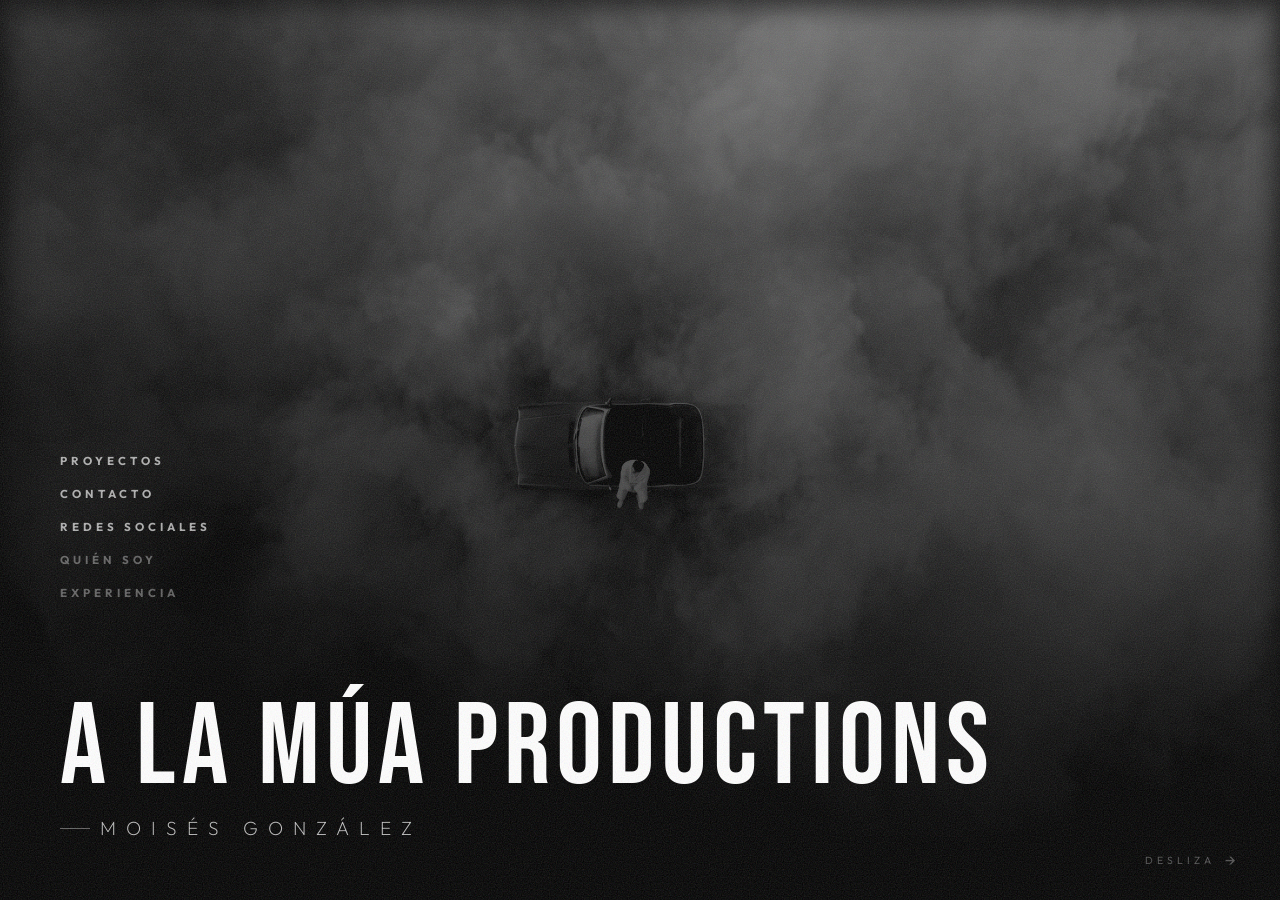
<file: index.html>
<!DOCTYPE html>
<html lang="es">
<head>
  <script src="head.js"></script>
  <meta charset="UTF-8" />
  <style id="page-block">body { visibility: hidden; }</style>
  <meta name="viewport" content="width=device-width, initial-scale=1.0, viewport-fit=cover" />
  <title>A la múa Productions</title>
  <link rel="preconnect" href="https://fonts.googleapis.com">
  <link rel="preconnect" href="https://fonts.gstatic.com" crossorigin>
  <link href="https://fonts.googleapis.com/css2?family=Bebas+Neue&family=Outfit:wght@200;300;400;700&display=swap" rel="stylesheet">
  <link rel="stylesheet" href="style.css">
  <link rel="stylesheet" href="home.css">
</head>
<body>

  <div class="grain"></div>

  <div class="slider" id="slider">

    <!-- PANEL 1: HOME -->
    <div class="panel">
      <div class="bg" style="background-image: url('fondo.webp');"></div>
      <div class="border-frame"></div>
      <div class="content-home">
        <h1 class="title-main">A La Múa Productions</h1>
        <p class="title-name">Moisés González</p>
      </div>
    </div>

    <!-- PANEL 2: BIO -->
     <div class="panel panel-bio" id="quien-soy-panel">
      <div class="bio-inner" id="bio-inner">
        <p class="bio-label">Sobre mí</p>
        <p class="bio-text">
          Soy <strong>Moisés González</strong>, filmmaker nacido y criado en
          <strong>Tenerife</strong>. Cuento historias con imágenes — desde
          cortometrajes hasta videoclips — con la misma ilusión en cada formato. Sin importar <em>el tiempo</em>.<br><br>
          Detrás de cada proyecto hay una obsesión por los detalles, el encuadre, la luz, la edición y
          la emoción. Porque cada fotograma
          <em>cuenta</em>.
        </p>
        <p class="bio-firma">El tiempo, cuenta.</p>
      </div>
    </div>

    <!-- PANEL 3: EXPERIENCIA — Dinam -->
    <div class="panel" id="experiencia-panel">
      <div class="bg" style="background-image: url('proyecto1.png');"></div>
      <div class="border-frame"></div>
      <img src="logo-dinam.jpg" alt="Dinam Soluciones" class="proyecto-logo" width="100" height="60" loading="lazy">
      <div class="content-proyecto" id="proyecto1-content">
        <p class="proyecto-label">Experiencia</p>
        <a href="dinam.html" class="proyecto-titulo">Dinam Soluciones SL</a>
        <p class="proyecto-desc">Creador de contenidos · 2025/26</p>
      </div>
    </div>

    <!-- PANEL 4: EXPERIENCIA — La Gran Manzana -->
    <div class="panel">
      <div class="bg" style="background-image: url('lagranmanzana.jpg');"></div>
      <div class="border-frame"></div>
      <img src="logo-lagranmanzana.png" alt="La Gran Manzana" class="proyecto-logo" width="100" height="60" loading="lazy">
      <div class="content-proyecto" id="proyecto2-content">
        <p class="proyecto-label">Experiencia</p>
        <a href="lagranmanzana.html" class="proyecto-titulo">La Gran Manzana</a>
        <p class="proyecto-desc">Diseñador gráfico · 2025</p>
      </div>
    </div>

  </div>

  <!-- MENÚ VERTICAL HOME -->
  <div class="ui-fixed" id="ui-fixed">
      <nav class="side-nav">
  <div class="menu-item">
    <a href="proyectos.html" class="nav-label">Proyectos</a>
  </div>

  <a href="contacto.html" class="nav-label">Contacto</a>

  <div class="menu-item">
    <a href="#" class="nav-label">Redes Sociales</a>
    <div class="side-submenu">
      <a href="https://www.instagram.com/alamua.productions/" target="_blank" rel="noopener noreferrer">Instagram</a>
      <a href="https://www.linkedin.com/in/moisés-gonzález-gonzález-7237a2293" target="_blank" rel="noopener noreferrer">LinkedIn</a>
    </div>
  </div>

  <div class="menu-item">
    <a href="#" class="nav-label nav-anchor" data-scroll-target="quien-soy">Quién soy</a>
  </div>

  <div class="menu-item">
    <a href="#" class="nav-label nav-anchor" data-scroll-target="experiencia">Experiencia</a>
  </div>
</nav>
  </div>

  <!-- HAMBURGUESA -->
  <div class="hamburger" id="hamburger">
    <span></span>
    <span></span>
    <span></span>
  </div>

  <!-- OVERLAY MENÚ -->
<div class="menu-overlay" id="menu-overlay">
  <nav class="overlay-nav">
    <a href="#" data-scroll-target="inicio">Inicio</a>
    <a href="#" data-scroll-target="quien-soy">Quién soy</a>
    <a href="#" data-scroll-target="experiencia">Experiencia</a>
    <a href="proyectos.html">Proyectos</a>
    <a href="contacto.html">Contacto</a>

    <div class="menu-item">
      <a href="#">Redes Sociales</a>
      <div class="overlay-submenu">
        <a href="https://www.instagram.com/alamua.productions/" target="_blank" rel="noopener noreferrer">Instagram</a>
        <a href="https://www.linkedin.com/in/moisés-gonzález-gonzález-7237a2293" target="_blank" rel="noopener noreferrer">LinkedIn</a>
      </div>
    </div>
  </nav>
</div>

  <div class="scroll-hint">Desliza</div>

  <script src="script.js"></script>
  <script src="transicion.js"></script>
</body>
</html>
</file>
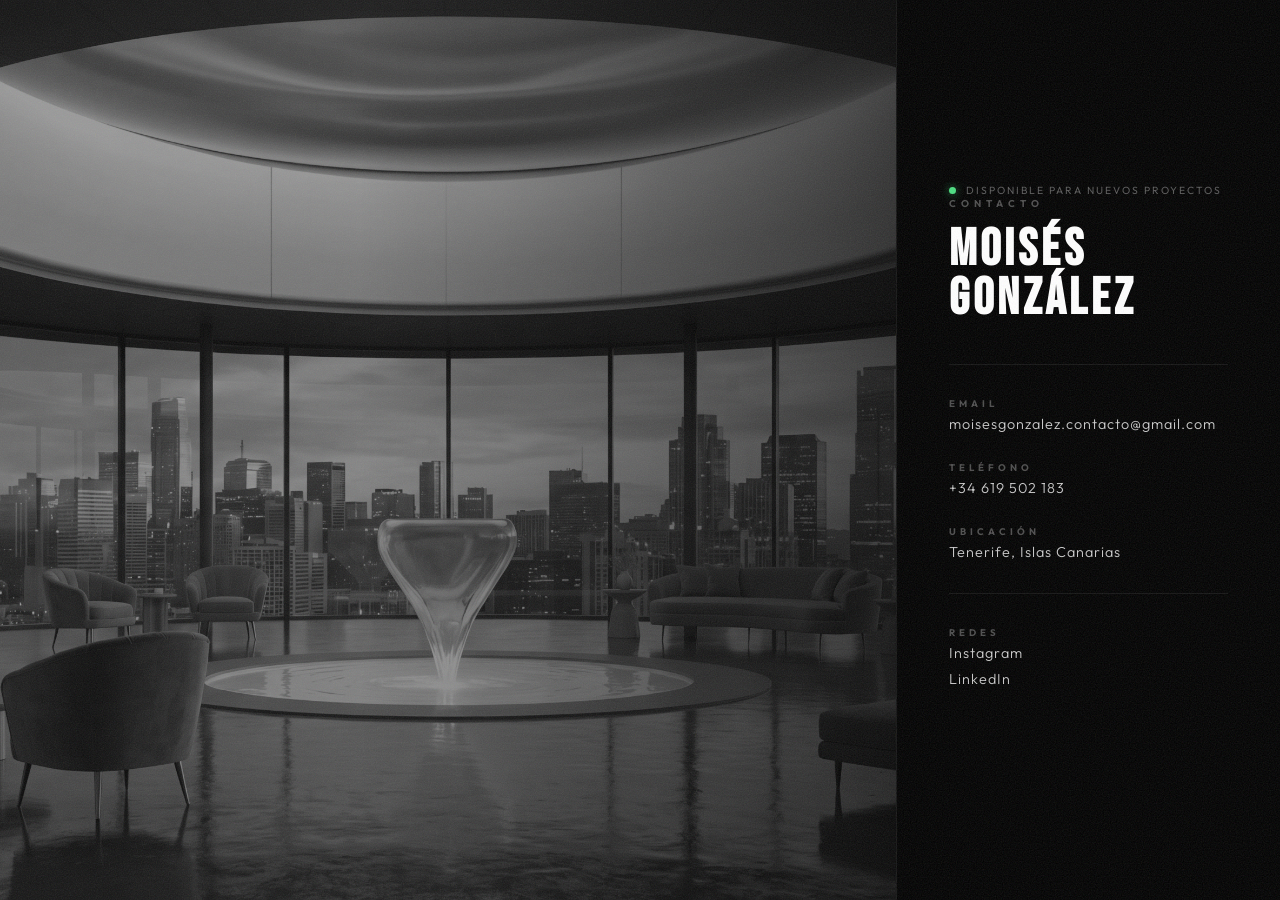
<file: contacto.html>
<!DOCTYPE html>
<html lang="es">
<head>
  <script src="head.js"></script>
  <meta charset="UTF-8" />
  <style id="page-block">body { visibility: hidden; }</style>
  <meta name="viewport" content="width=device-width, initial-scale=1.0" />
  <title>Contacto · siempre a la múa</title>
  <link rel="preconnect" href="https://fonts.googleapis.com">
  <link rel="preconnect" href="https://fonts.gstatic.com" crossorigin>
  <link href="https://fonts.googleapis.com/css2?family=Bebas+Neue&family=Outfit:wght@200;300;400;700&display=swap" rel="stylesheet">
  <link rel="stylesheet" href="style.css">
  <link rel="stylesheet" href="contacto.css">
</head>
<body>

  <div class="grain"></div>

  <!-- HAMBURGUESA -->
  <button class="hamburger" id="hamburger" aria-label="Menú">
    <span></span><span></span><span></span>
  </button>

  <!-- OVERLAY MENÚ -->
  <nav class="menu-overlay" id="menu-overlay">
    <div class="overlay-nav">
      <div class="menu-item">
        <a href="index.html" data-scroll-target="inicio" class="nav-label">Inicio</a>
      </div>
      <div class="menu-item">
        <a href="index.html" data-scroll-target="quien-soy" class="nav-label">Quién soy</a>
      </div>
      <div class="menu-item">
        <a href="index.html" data-scroll-target="experiencia" class="nav-label">Experiencia</a>
      </div>
      <div class="menu-item">
        <a href="proyectos.html" class="nav-label">Proyectos</a>
      </div>
      <div class="menu-item">
        <a href="contacto.html" class="nav-label">Contacto</a>
      </div>
    </div>
  </nav>

  <div class="contacto-layout">

    <!-- FOTO -->
    <div class="contacto-bg">
      <div class="bg-img" style="background-image: url('fondo3.png');"></div>
      <div class="bg-overlay"></div>
    </div>

    <!-- DATOS -->
    <aside class="contacto-panel">
      <div class="panel-inner">

        <div class="contacto-disponibilidad">
          <span class="disponibilidad-dot"></span>
          <p class="disponibilidad-texto">Disponible para nuevos proyectos</p>
        </div>

        <p class="panel-eyebrow">Contacto</p>
        <h2 class="panel-title">Moisés<br>González</h2>

        <div class="panel-divider"></div>

        <div class="contacto-item">
          <p class="item-label">Email</p>
          <a href="mailto:moisesgonzalez.contacto@gmail.com" class="item-value">moisesgonzalez.contacto@gmail.com</a>
        </div>

        <div class="contacto-item">
          <p class="item-label">Teléfono</p>
          <a href="tel:+34619502183" class="item-value">+34 619 502 183</a>
        </div>

        <div class="contacto-item">
          <p class="item-label">Ubicación</p>
          <p class="item-value item-value--plain">Tenerife, Islas Canarias</p>
        </div>

        <div class="panel-divider"></div>

        <div class="contacto-item">
          <p class="item-label">Redes</p>
          <div class="redes-lista">
            <a href="https://www.instagram.com/alamua.productions/" class="red-link" target="_blank" rel="noopener noreferrer">Instagram</a>
           <!-- <a href="#" class="red-link" target="_blank" rel="noopener noreferrer">YouTube</a> -->
            <a href="https://www.linkedin.com/in/moisés-gonzález-gonzález-7237a2293" class="red-link" target="_blank" rel="noopener noreferrer">LinkedIn</a>
          </div>
        </div>

      </div>
    </aside>

  </div>

  <script src="transicion.js"></script>
  <script src="contacto.js"></script>
</body>
</html>
</file>
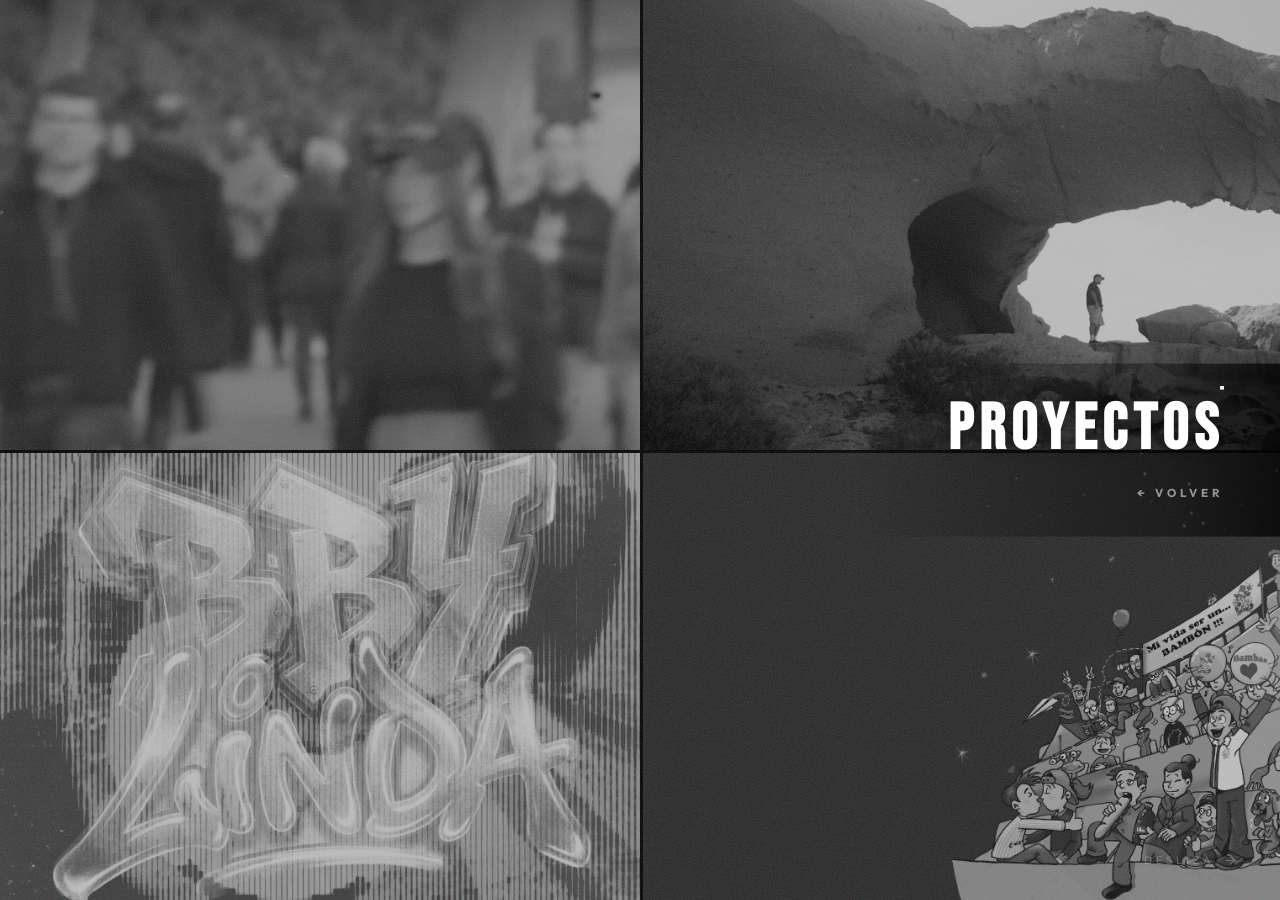
<file: proyectos.html>
<!DOCTYPE html>
<html lang="es">
<head>
  <script src="head.js"></script>
  <meta charset="UTF-8" />
  <style id="page-block">body { visibility: hidden; }</style>
  <meta name="viewport" content="width=device-width, initial-scale=1.0" />
  <title>Proyectos · siempre a la múa</title>

  <link rel="preconnect" href="https://fonts.googleapis.com">
  <link rel="preconnect" href="https://fonts.gstatic.com" crossorigin>
  <link href="https://fonts.googleapis.com/css2?family=Bebas+Neue&family=Outfit:wght@200;300;400;700&display=swap" rel="stylesheet">

  <link rel="stylesheet" href="style.css">
  <link rel="stylesheet" href="proyectos.css">
</head>
<body>

  <div class="grain"></div>

<header>
  <div class="header-inner">
    <button class="header-hamburger" id="header-hamburger" aria-label="Menú">
      <span></span><span></span><span></span>
    </button>
    <h1 class="header-title">Proyectos</h1>
    <a href="index.html" class="header-back">← Volver</a>
  </div>
</header>

<!-- OVERLAY MENÚ GLOBAL -->
<nav class="menu-overlay" id="menu-overlay">
  <div class="overlay-nav">
    <div class="menu-item">
      <a href="index.html" class="nav-label">Inicio</a>
    </div>
    <div class="menu-item">
      <a href="proyectos.html" class="nav-label">Proyectos</a>
    </div>
    <div class="menu-item">
      <a href="contacto.html" class="nav-label">Contacto</a>
    </div>
  </div>
</nav>

  <div class="slider" id="slider">
    <div class="mosaico">

<!-- INESBE -->
      <div class="card" data-type="video" data-src="experiencia/dinam/inesbe.mp4" style="grid-column:1; grid-row:1;">
        <div class="card-img" style="background-image: url('proyecto1.png');"></div>
        <div class="card-overlay"></div>

        <div class="card-info card-info--top">
          <p class="card-categoria">Dinam Soluciones SL</p>
          <a href="#" class="card-titulo js-open-media">INESBE</a>
          <p class="card-año">2026</p>
        </div>

        <div class="card-desc card-desc--bottom">
          Codirección de vídeo, planteamiento visual, estética, grabación, edición, vfx, motion graphics, diseño sonoro y etalonaje de la pieza para la nueva identidad del proyecto.
        </div>
        <button class="card-play" aria-label="Reproducir"></button>
      </div>

<!-- BBYLINDA -->
      <div class="card" data-type="youtube" data-src="https://www.youtube.com/embed/6mIKjPwUR3o" style="grid-column:2 / span 2; grid-row:1;">
        <div class="card-img" style="background-image: url('proyecto2.png');"></div>
        <div class="card-overlay"></div>

        <div class="card-info card-info--top">
          <p class="card-categoria">Videoclip</p>
          <a href="#" class="card-titulo js-open-media">Goya - DM</a>
          <p class="card-año">2025</p>
        </div>

        <div class="card-desc card-desc--bottom">
          Dirección creativa, producción, fotografía, grabación, edición, etalonaje y grafismos.
        </div>
        <button class="card-play" aria-label="Reproducir"></button>
      </div>

       <!-- GOYA -->
    <div class="card" data-type="youtube" data-src="https://www.youtube.com/embed/V8w_8kNXmdM" style="grid-column:1; grid-row:2;">
      <div class="card-img" style="background-image: url('proyecto3.png');"></div>
      <div class="card-overlay"></div>

      <div class="card-info card-info--bottom">
        <p class="card-categoria">Videoclip</p>
        <a href="#" class="card-titulo js-open-media">múa - BBYLINDA</a>
        <p class="card-año">2026</p>
      </div>

      <div class="card-desc card-desc--top">
        Concepto visual, producción, grabación y edición del videoclip, vfx, etalonaje y grafismos, generación e incorporación de IA en el proceso.
      </div>
      <button class="card-play" aria-label="Reproducir"></button>
    </div>
<!-- BAMBONES -->
      <div class="card" data-type="video" data-src="proyectos/bambones/final2026.mp4" style="grid-column:2; grid-row:2;">
        <div class="card-img" style="background-image: url('proyecto4.png');"></div>
        <div class="card-overlay"></div>

        <div class="card-info card-info--bottom">
          <p class="card-categoria">Spot</p>
          <a href="#" class="card-titulo js-open-media">BAMBONES</a>
          <p class="card-año">2026</p>
        </div>

        <div class="card-desc card-desc--top">
          Codirección creativa, guion, producción, cámara, edición junto a @VKedicion, diseño sonoro, motion graphics, etalonaje. Ilustraciones por Javier Nóbrega.
        </div>
        <button class="card-play" aria-label="Reproducir"></button>
      </div>
<!-- SRJ BRAND X YOLANDA -->
          <div class="card" data-type="video" data-src="proyectos/srjbrand/srjbrand-yoli.mp4" style="grid-column:3; grid-row:2;">
      <div class="card-img" style="background-image: url('srjbrand.jpg');"></div>
      <div class="card-overlay"></div>

      <div class="card-info card-info--bottom">
        <p class="card-categoria">Redes Sociales</p>
        <a href="#" class="card-titulo js-open-media">SRJBRAND x YOLANDA</a>
        <p class="card-año">2025</p>
      </div>

      <div class="card-desc card-desc--top">
        Grabación, edición y retoque de color.
      </div>
      <button class="card-play" aria-label="Reproducir"></button>
    </div>
<!-- GOATED STUDIO -->
      <div class="card" data-type="video" data-src="proyectos/goatmode/goatmode.mp4" style="grid-column: 4; grid-row: 1 / span 2;">
        <div class="card-img" style="background-image: url('proyectos/goatmode/goatmodestudio.webp');"></div>
        <div class="card-overlay"></div>

        <div class="card-info card-info--bottom">
          <p class="card-categoria">Redes Sociales</p>
          <a href="#" class="card-titulo">GOAT MODE STUDIO</a>
          <p class="card-año">2025</p>
        </div>
        <div class="card-desc card-desc--top">
        Grabación, edición y retoque de color.
      </div>
      <button class="card-play" aria-label="Reproducir"></button>

      </div>
<!-- PA MI LUCAS -->
      <div class="card" data-type="youtube" data-src="https://www.youtube.com/embed/qniHLOQARHM" style="grid-column:5 / span 1; grid-row:1;">
        <div class="card-img" style="background-image: url('proyectos/lucas/pami.png');"></div>
        <div class="card-overlay"></div>

        <div class="card-info card-info--top">
          <p class="card-categoria">Videoclip</p>
          <a href="#" class="card-titulo js-open-media">Lucas Glez - PA MI</a>
          <p class="card-año">2025</p>
        </div>

        <div class="card-desc card-desc--bottom">
          Eltalonaje, grafismos, edición de video junto a @VKedicion.
        </div>
        <button class="card-play" aria-label="Reproducir"></button>
      </div>

      <!-- BEBA LUCAS -->
      <div class="card" data-type="youtube" data-src="https://www.youtube.com/embed/IjSzwmwmw7g" style="grid-column:5 / span 1; grid-row:2;">
        <div class="card-img" style="background-image: url('proyectos/lucas/beba.png');"></div>
        <div class="card-overlay"></div>

        <div class="card-info card-info--top">
          <p class="card-categoria">Videoclip</p>
          <a href="#" class="card-titulo js-open-media">Lucas Glez - BEBA</a>
          <p class="card-año">2025</p>
        </div>

        <div class="card-desc card-desc--bottom">
          Codirección, piloto de dron, y eltalonaje.
        </div>
        <button class="card-play" aria-label="Reproducir"></button>
      </div>

<!-- proximo -->
      <div class="card" style="grid-column: 6; grid-row: 1 / span 2;">
        <div class="card-img" style="background-image: url('proyectos/proximo.jpeg');"></div>
        <div class="card-overlay"></div>

        <div class="card-info card-info--bottom">
          <p class="card-categoria">Puedes ser el próximo</p>
          <a href="#" class="card-titulo">Coming soon...</a>
          <p class="card-año">Dame un toque.</p>
        </div>
      </div>
<!--
      <div class="card" style="grid-column:5; grid-row:2;">
        <div class="card-img" style="background-image: url('proyecto8.png');"></div>
        <div class="card-overlay"></div>
        <div class="card-info card-info--bottom">
          <p class="card-categoria">Próximamente</p>
          <a href="#" class="card-titulo">Título Proyecto 8</a>
          <p class="card-año">2025</p>
        </div>
      </div>
    -->
    </div>
  </div>

<div class="media-viewer" id="media-viewer" aria-hidden="true">
  <div class="media-backdrop" id="media-backdrop"></div>

  <div class="media-panel">
    <button class="media-close" id="media-close" aria-label="Cerrar visor">✕</button>

    <div class="media-stage" id="media-stage"></div>
  </div>
</div>
  <div class="scroll-hint">Desliza</div>

  <script src="proyectos.js"></script>
  <script src="transicion.js"></script>
</body>
</html>
</file>
<file: style.css>
* { margin: 0; padding: 0; box-sizing: border-box; }

html, body {
  width: 100%;
  height: 100vh;
  overflow: hidden;
  background: #000;
  color: #fff;
}

/* ── GRANO ── */
.grain {
  position: fixed;
  inset: 0;
  z-index: 100;
  pointer-events: none;
  opacity: 0.18;
  background-image: url("data:image/svg+xml,%3Csvg xmlns='http://www.w3.org/2000/svg' width='200' height='200'%3E%3Cfilter id='noise'%3E%3CfeTurbulence type='fractalNoise' baseFrequency='0.85' numOctaves='4' stitchTiles='stitch'/%3E%3C/filter%3E%3Crect width='200' height='200' filter='url(%23noise)' opacity='1'/%3E%3C/svg%3E");
  background-repeat: repeat;
  background-size: 200px 200px;
  animation: grain-move 0.12s steps(1) infinite;
}

@keyframes grain-move {
  0%   { background-position: 0px 0px; }
  10%  { background-position: -50px -30px; }
  20%  { background-position: 30px 50px; }
  30%  { background-position: -20px 20px; }
  40%  { background-position: 40px -40px; }
  50%  { background-position: -60px 10px; }
  60%  { background-position: 20px -50px; }
  70%  { background-position: -30px 40px; }
  80%  { background-position: 50px 20px; }
  90%  { background-position: -10px -60px; }
  100% { background-position: 60px 30px; }
}

/* ── MENÚ LATERAL ── */
.ui-fixed {
  position: fixed;
  inset: 0;
  z-index: 200;
  pointer-events: none;
}

.side-nav {
  position: absolute;
  bottom: 300px;
  left: 60px;
  display: flex;
  flex-direction: column;
  gap: 18px;
  pointer-events: all;
}

.side-nav .menu-item,
.side-nav > a {
  position: relative;
  display: block;
}

.nav-label {
  display: block;
  font-family: 'Outfit', sans-serif;
  font-size: 0.72rem;
  font-weight: 700;
  letter-spacing: 4px;
  text-transform: uppercase;
  color: rgba(255,255,255,0.65);
  text-decoration: none;
  transition: color 0.3s ease;
  transform-origin: left center;
  will-change: transform, opacity, width, letter-spacing;
  white-space: nowrap;
  overflow: hidden;
}

.nav-label:hover { color: #fff; }

/* Submenús laterales */
.side-submenu {
  display: none;
  position: absolute;
  left: 140px;
  top: 0;
  background: rgba(0,0,0,0.82);
  backdrop-filter: blur(8px);
  padding: 10px 0;
  min-width: 160px;
  border-left: 1px solid rgba(255,255,255,0.15);
  pointer-events: all;
}

.menu-item:hover .side-submenu { display: block; }

.side-submenu a {
  display: block;
  padding: 8px 20px;
  font-family: 'Outfit', sans-serif;
  font-size: 0.68rem;
  font-weight: 400;
  letter-spacing: 3px;
  text-transform: uppercase;
  color: rgba(255,255,255,0.45);
  text-decoration: none;
  transition: color 0.3s ease;
}

.side-submenu a:hover { color: #fff; }

/* ── HAMBURGUESA ── */
.hamburger {
  position: fixed;
  top: 36px;
  left: 48px;
  z-index: 500;
  width: 36px;
  height: 36px;
  display: flex;
  flex-direction: column;
  justify-content: center;
  gap: 6px;
  cursor: pointer;
  opacity: 0;
  pointer-events: none;
}

.hamburger.visible {
  opacity: 1;
  pointer-events: all;
}

.hamburger span {
  display: block;
  width: 100%;
  height: 1px;
  background: rgba(255,255,255,0.75);
  transition: transform 0.4s ease, opacity 0.4s ease, background 0.3s ease;
}

.hamburger:hover span { background: #fff; }

.hamburger.open span:nth-child(1) { transform: translateY(7px) rotate(45deg); }
.hamburger.open span:nth-child(2) { opacity: 0; }
.hamburger.open span:nth-child(3) { transform: translateY(-7px) rotate(-45deg); }

/* ── OVERLAY MENÚ ── */
.menu-overlay {
  position: fixed;
  inset: 0;
  z-index: 400;
  background: rgba(0,0,0,0.92);
  backdrop-filter: blur(6px);
  display: flex;
  flex-direction: column;
  justify-content: center;
  padding-left: 80px;
  opacity: 0;
  pointer-events: none;
  transition: opacity 0.5s ease;
}

.menu-overlay.open {
  opacity: 1;
  pointer-events: all;
}

.menu-overlay .overlay-nav {
  display: flex;
  flex-direction: column;
  gap: 24px;
}

.menu-overlay .overlay-nav > .menu-item > a,
.menu-overlay .overlay-nav > a {
  font-family: 'Bebas Neue', sans-serif;
  font-size: clamp(2rem, 5vw, 4.5rem);
  font-weight: 400;
  letter-spacing: 6px;
  text-transform: uppercase;
  color: rgba(255,255,255,0.50);
  text-decoration: none;
  transition: color 0.3s ease;
  line-height: 1;
}

.menu-overlay .overlay-nav > .menu-item > a:hover,
.menu-overlay .overlay-nav > a:hover { color: #fff; }

.menu-overlay .menu-item { position: relative; }

.menu-overlay .overlay-submenu {
  display: none;
  padding: 8px 0 0 20px;
  border-left: 1px solid rgba(255,255,255,0.15);
  margin-top: 6px;
}

.menu-overlay .menu-item:hover .overlay-submenu { display: block; }

.menu-overlay .overlay-submenu a {
  display: block;
  padding: 5px 14px;
  font-family: 'Outfit', sans-serif;
  font-size: 0.75rem;
  font-weight: 400;
  letter-spacing: 4px;
  text-transform: uppercase;
  color: rgba(255,255,255,0.35);
  text-decoration: none;
  transition: color 0.3s ease;
}

.menu-overlay .overlay-submenu a:hover { color: #fff; }

/* ── INDICADOR SCROLL ── */
.scroll-hint {
  position: fixed;
  bottom: 30px;
  right: 40px;
  z-index: 300;
  font-family: 'Outfit', sans-serif;
  font-size: 0.65rem;
  letter-spacing: 4px;
  text-transform: uppercase;
  color: rgba(255,255,255,0.30);
  display: flex;
  align-items: center;
  gap: 10px;
  pointer-events: none;
}

.scroll-hint::after { content: '→'; font-size: 1rem; }

/* ════════════════════════════════════════
RESPONSIVE MÓVIL
════════════════════════════════════════ */
@media (max-width: 768px) {

  /* ── BODY Y LAYOUT BASE ── */
  html, body {
    height: 100svh;
    overflow: hidden;
  }

  /* ── MENÚ LATERAL — oculto ── */
  .side-nav { display: none; }

  /* ── HAMBURGUESA — siempre visible ── */
  .hamburger {
    opacity: 1 !important;
    pointer-events: all !important;
    top: clamp(20px, 5vw, 36px);
    left: clamp(20px, 5vw, 48px);
    width: 32px;
    height: 32px;
  }

  /* ── OVERLAY MENÚ ── */
  .menu-overlay {
    padding-left: clamp(28px, 8vw, 60px);
    padding-right: clamp(28px, 8vw, 60px);
    justify-content: center;
    gap: 0;
  }

  .menu-overlay .overlay-nav {
    gap: clamp(16px, 4vh, 28px);
  }

  .menu-overlay .overlay-nav > .menu-item > a,
  .menu-overlay .overlay-nav > a {
    font-size: clamp(2.2rem, 11vw, 4rem);
    letter-spacing: clamp(3px, 1.5vw, 6px);
  }

  /* ── SCROLL HINT — oculto ── */
  .scroll-hint { display: none; }

  /* ── SLIDER ── */
.slider {
  position: fixed;
  inset: 0;
  overflow-x: auto;
  overflow-y: hidden;
  scrollbar-width: none;
  -webkit-overflow-scrolling: touch;
  touch-action: pan-x;
}

  .slider::-webkit-scrollbar { display: none; }

  /* ── PANELES ── */
  .panel {
    width: 100vw;
    min-width: 100vw;
    height: 100svh;
    flex-shrink: 0;
  }

  /* ── PANEL INICIO ── */
  .panel-inicio {
    display: flex;
    flex-direction: column;
    justify-content: flex-end;
    padding-bottom: clamp(60px, 12svh, 100px);
    padding-left: clamp(24px, 6vw, 60px);
    padding-right: clamp(24px, 6vw, 60px);
  }

  .nombre-title,
  .panel-inicio h1 {
    font-size: clamp(3.5rem, 18vw, 7rem);
    letter-spacing: clamp(4px, 2vw, 10px);
    line-height: 0.9;
  }

  /* ── PANEL QUIÉN SOY ── */
  .panel-bio,
  #quien-soy-panel {
    display: flex;
    flex-direction: column;
    justify-content: center;
    padding: clamp(70px, 15svh, 120px) clamp(24px, 6vw, 60px) clamp(40px, 8svh, 80px);
  }

  .bio-inner,
  .bio-text {
    max-width: 100%;
  }

  .bio-inner h2,
  .bio-label {
    font-size: clamp(0.62rem, 2.5vw, 0.8rem);
    letter-spacing: clamp(3px, 1.5vw, 5px);
    margin-bottom: clamp(16px, 4svh, 28px);
  }

  .bio-inner p,
  .bio-copy {
    font-size: clamp(0.95rem, 3.8vw, 1.2rem);
    line-height: 1.55;
  }

  /* ── PANEL EXPERIENCIA ── */
  #experiencia-panel {
    display: flex;
    flex-direction: column;
    justify-content: center;
    padding: clamp(70px, 15svh, 120px) clamp(24px, 6vw, 60px) clamp(40px, 8svh, 80px);
    overflow-y: auto;
  }

  .content-proyecto {
    margin-bottom: clamp(24px, 5svh, 40px);
  }

  .proyecto-categoria,
  .proyecto-empresa {
    font-size: clamp(0.6rem, 2.2vw, 0.72rem);
    letter-spacing: clamp(3px, 1.2vw, 4px);
    margin-bottom: clamp(6px, 1.5svh, 10px);
  }

  .proyecto-titulo,
  .content-proyecto h3 {
    font-size: clamp(1.6rem, 7vw, 2.8rem);
    letter-spacing: clamp(2px, 1vw, 4px);
    line-height: 1;
    margin-bottom: clamp(8px, 2svh, 14px);
  }

  .proyecto-rol,
  .content-proyecto p {
    font-size: clamp(0.78rem, 3.2vw, 1rem);
    line-height: 1.5;
  }
}

:root {
  --app-height: 100vh;
}

@media (max-width: 768px) {
  html, body {
    width: 100%;
    height: var(--app-height);
    min-height: var(--app-height);
    overflow: hidden;
  }

  .hero,
  .home-panel,
  .main-section {
    height: var(--app-height);
    min-height: var(--app-height);
  }

  .page-inner {
    padding-top: calc(24px + env(safe-area-inset-top));
    padding-bottom: calc(24px + env(safe-area-inset-bottom));
  }
}
</file>
<file: home.css>
/* ── SLIDER ── */
.slider {
  position: fixed;
  inset: 0;
  display: flex;
  height: 100vh;
  overflow-x: scroll;
  overflow-y: hidden;
  scroll-behavior: auto;
  scrollbar-width: none;
}

.slider::-webkit-scrollbar { display: none; }

/* ── PANEL ── */
.panel {
  position: relative;
  width: 100vw;
  height: 100vh;
  flex-shrink: 0;
  overflow: hidden;
}

/* Panels experiencia — mitad pantalla */
.panel:nth-child(3),
.panel:nth-child(4) {
  width: 50vw;
}

/* ── KEN BURNS ── */
@keyframes kenburns {
  0%   { transform: scale(1); }
  100% { transform: scale(1.08); }
}

.bg {
  position: absolute;
  inset: 0;
  background-size: cover;
  background-position: center;
  z-index: 0;
  filter: grayscale(100%) contrast(1.15) brightness(0.85);
  transition: filter 0.6s ease;
  animation: kenburns 30s ease-in-out infinite alternate;
}

.panel:nth-child(3):hover .bg,
.panel:nth-child(4):hover .bg {
  filter: grayscale(0%) contrast(1.05) brightness(0.85);
}

.bg::after {
  content: '';
  position: absolute;
  inset: 0;
  background:
    linear-gradient(to top, rgba(0,0,0,0.92) 0%, rgba(0,0,0,0.40) 50%, rgba(0,0,0,0.10) 100%),
    linear-gradient(to right, rgba(0,0,0,0.60) 0%, transparent 60%);
}

/* ── BORDE LATERAL ── */
.border-frame {
  position: absolute;
  inset: 0;
  z-index: 3;
  pointer-events: none;
  box-shadow: inset 4px 0 30px rgba(0,0,0,0.6),
              inset -4px 0 30px rgba(0,0,0,0.6);
}

/* ── PANEL BIO ── */
.panel-bio {
  background: #000;
  display: flex;
  align-items: center;
  justify-content: center;
  width: 55vw;
}

.bio-inner {
  max-width: 480px;
  padding: 0 60px;
  color: white;
  opacity: 0;
  transform: translateY(-40px);
  transition: opacity 0.9s ease, transform 0.9s ease;
}

.bio-inner.visible {
  opacity: 1;
  transform: translateY(0);
}

.bio-label {
  font-family: 'Outfit', sans-serif;
  font-size: 0.68rem;
  font-weight: 700;
  letter-spacing: 5px;
  text-transform: uppercase;
  color: rgba(255,255,255,0.35);
  margin-bottom: 28px;
}

.bio-text {
  font-family: 'Outfit', sans-serif;
  font-size: clamp(1.1rem, 1.8vw, 1.5rem);
  font-weight: 300;
  line-height: 1.75;
  color: rgba(255,255,255,0.88);
}

.bio-text strong { font-weight: 700; color: #fff; }

/* ── HOME CONTENIDO ── */
.content-home {
  position: absolute;
  bottom: 60px;
  left: 60px;
  color: white;
  z-index: 10;
}

.title-main {
  font-family: 'Bebas Neue', sans-serif;
  font-size: clamp(3.5rem, 9vw, 9rem);
  font-weight: 400;
  letter-spacing: 6px;
  line-height: 1;
}

.title-name {
  font-family: 'Outfit', sans-serif;
  font-size: clamp(0.85rem, 1.6vw, 1.2rem);
  font-weight: 200;
  letter-spacing: 10px;
  text-transform: uppercase;
  margin-top: 10px;
  opacity: 0.75;
  display: flex;
  align-items: center;
  gap: 10px;
}

.title-name::before {
  content: '';
  display: inline-block;
  width: 30px;
  height: 1px;
  background: rgba(255,255,255,0.5);
}

/* ── PROYECTO ── */
.content-proyecto {
  position: absolute;
  bottom: 60px;
  left: 60px;
  color: white;
  z-index: 10;
  opacity: 0;
  transform: translateY(30px);
  transition: opacity 0.9s ease, transform 0.9s ease;
}

.content-proyecto.visible {
  opacity: 1;
  transform: translateY(0);
}

.proyecto-label {
  font-family: 'Outfit', sans-serif;
  font-size: 0.68rem;
  font-weight: 700;
  letter-spacing: 5px;
  text-transform: uppercase;
  color: rgba(255,255,255,0.40);
  margin-bottom: 10px;
}

.proyecto-titulo {
  font-family: 'Bebas Neue', sans-serif;
  font-size: clamp(2.5rem, 6vw, 6rem);
  letter-spacing: 4px;
  line-height: 1;
  text-decoration: none;
  color: #fff;
  display: block;
  transition: opacity 0.3s ease;
}

.proyecto-titulo:hover { opacity: 0.7; }

.proyecto-desc {
  font-family: 'Outfit', sans-serif;
  font-size: clamp(0.8rem, 1.2vw, 1rem);
  font-weight: 300;
  letter-spacing: 3px;
  text-transform: uppercase;
  margin-top: 10px;
  opacity: 0.60;
}

/* ── LOGO EMPRESA ── */
.proyecto-logo {
  position: absolute;
  top: 40px;
  right: 40px;
  z-index: 10;
  width: 80px;
  height: 80px;
  object-fit: cover;
  opacity: 1;
}

/* ── FIRMA BIO ── */
.bio-firma {
  display: block;
  margin-top: 28px;
  text-align: right;
  font-family: 'Outfit', sans-serif;
  font-size: 0.65rem;
  font-weight: 300;
  font-style: italic;
  letter-spacing: 3px;
  color: rgba(255,255,255,0.30);
}

/* ════════════════════════════════════════
   RESPONSIVE MÓVIL
════════════════════════════════════════ */
@media (max-width: 768px) {
  /* Cada panel ocupa pantalla completa */
  .panel,
  .panel:nth-child(3),
  .panel:nth-child(4) {
    width: 100vw;
  }

  /* Panel bio — ancho completo */
  .panel-bio { width: 100vw; }

  .bio-inner {
    padding: 0 28px;
    max-width: 100%;
  }

  /* Textos home — más abajo y con más margen */
  .content-home,
  .content-proyecto {
    bottom: 80px;
    left: 28px;
    right: 28px;
  }

  .title-main {
    font-size: clamp(3rem, 14vw, 5rem);
    letter-spacing: 3px;
  }

  .title-name {
    letter-spacing: 5px;
  }

  .proyecto-titulo {
    font-size: clamp(2rem, 10vw, 3.5rem);
  }

  /* Logo empresa — esquina superior izquierda en móvil */
  .proyecto-logo {
    top: 24px;
    right: 24px;
    width: 56px;
    height: 56px;
  }
}

@media (max-width: 390px) {
  .content-home,
  .content-proyecto {
    bottom: 60px;
    left: 20px;
    right: 20px;
  }
}

.nav-anchor {
  display: block;
  opacity: 0.55;
  transition: opacity 0.3s ease, color 0.3s ease;
}

.nav-anchor:hover {
  opacity: 1;
  color: #fff;
}
</file>
<file: contacto.css>
* { margin: 0; padding: 0; box-sizing: border-box; }

html, body {
  width: 100%;
  height: 100vh;
  overflow: hidden;
  background: #000;
  color: #fff;
}

/* ── LAYOUT ── */
.contacto-layout {
  display: flex;
  width: 100%;
  height: 100vh;
}

/* ── LADO IZQUIERDO ── */
.contacto-bg {
  position: relative;
  flex: 1;
  overflow: hidden;
}

.bg-img {
  position: absolute;
  inset: 0;
  background-size: cover;
  background-position: center;
  filter: grayscale(100%) brightness(0.65);
  transition: filter 0.6s ease;
}

.contacto-bg:hover .bg-img {
  filter: grayscale(100%) brightness(0.75);
}

.bg-overlay {
  position: absolute;
  inset: 0;
  background: linear-gradient(
    to right,
    rgba(0,0,0,0) 40%,
    rgba(0,0,0,0.6) 100%
  );
  z-index: 1;
}

/* ── CLAIM ── */
.contacto-claim {
  position: absolute;
  bottom: 60px;
  left: 60px;
  z-index: 2;
}

.claim-label {
  font-family: 'Outfit', sans-serif;
  font-size: 0.78rem;
  font-weight: 700;
  letter-spacing: 4px;
  text-transform: uppercase;
  color: rgba(255,255,255,0.75);
  margin-bottom: 16px;
}

.claim-title {
  font-family: 'Bebas Neue', sans-serif;
  font-size: clamp(3rem, 6vw, 6rem);
  letter-spacing: 4px;
  line-height: 0.95;
  color: #fff;
  margin-bottom: 20px;
}

.claim-sub {
  font-family: 'Outfit', sans-serif;
  font-size: 0.78rem;
  font-weight: 700;
  letter-spacing: 4px;
  text-transform: uppercase;
  color: rgba(255,255,255,0.65);
}

/* ── BOTÓN VOLVER ── */
.contacto-back {
  position: absolute;
  top: 36px;
  left: 60px;
  z-index: 2;
  font-family: 'Outfit', sans-serif;
  font-size: 0.68rem;
  font-weight: 700;
  letter-spacing: 4px;
  text-transform: uppercase;
  color: rgba(255,255,255,0.45);
  text-decoration: none;
  transition: color 0.3s ease;
}

.contacto-back:hover { color: #fff; }

/* ── BANDA DERECHA ── */
.contacto-panel {
  width: clamp(320px, 30vw, 440px);
  height: 100vh;
  background: #000;
  border-left: 1px solid rgba(255,255,255,0.08);
  display: flex;
  align-items: center;
  overflow-y: auto;
  scrollbar-width: none;
}

.contacto-panel::-webkit-scrollbar { display: none; }

.panel-inner {
  padding: 60px 52px;
  width: 100%;
}

.panel-eyebrow {
  font-family: 'Outfit', sans-serif;
  font-size: 0.62rem;
  font-weight: 700;
  letter-spacing: 5px;
  text-transform: uppercase;
  color: rgba(255,255,255,0.30);
  margin-bottom: 16px;
}

.panel-title {
  font-family: 'Bebas Neue', sans-serif;
  font-size: clamp(2.5rem, 4vw, 3.8rem);
  letter-spacing: 4px;
  line-height: 0.95;
  color: #fff;
  margin-bottom: 40px;
}

.panel-divider {
  width: 100%;
  height: 1px;
  background: rgba(255,255,255,0.08);
  margin: 32px 0;
}

/* ── ITEMS ── */
.contacto-item {
  margin-bottom: 28px;
}

.item-label {
  font-family: 'Outfit', sans-serif;
  font-size: 0.60rem;
  font-weight: 700;
  letter-spacing: 4px;
  text-transform: uppercase;
  color: rgba(255,255,255,0.30);
  margin-bottom: 6px;
}

.item-value {
  font-family: 'Outfit', sans-serif;
  font-size: 0.9rem;
  font-weight: 300;
  letter-spacing: 1px;
  color: rgba(255,255,255,0.80);
  text-decoration: none;
  transition: color 0.3s ease;
  display: block;
}

.item-value:hover { color: #fff; }
.item-value--plain { pointer-events: none; }

/* ── REDES ── */
.redes-lista {
  display: flex;
  flex-direction: column;
  gap: 8px;
}

.red-link {
  font-family: 'Outfit', sans-serif;
  font-size: 0.9rem;
  font-weight: 300;
  letter-spacing: 1px;
  color: rgba(255,255,255,0.80);
  text-decoration: none;
  transition: color 0.3s ease, letter-spacing 0.3s ease;
}

.red-link:hover {
  color: #fff;
  letter-spacing: 3px;
}

/* ── DISPONIBILIDAD ── */
.contacto-disponibilidad {
  display: flex;
  align-items: center;
  gap: 10px;
}

.disponibilidad-dot {
  width: 7px;
  height: 7px;
  border-radius: 50%;
  background: #4ade80;
  box-shadow: 0 0 8px rgba(74,222,128,0.6);
  animation: pulso 2s ease-in-out infinite;
  flex-shrink: 0;
}

@keyframes pulso {
  0%, 100% { opacity: 1; box-shadow: 0 0 8px rgba(74,222,128,0.6); }
  50%       { opacity: 0.6; box-shadow: 0 0 14px rgba(74,222,128,0.9); }
}

.disponibilidad-texto {
  font-family: 'Outfit', sans-serif;
  font-size: 0.65rem;
  font-weight: 400;
  letter-spacing: 2px;
  text-transform: uppercase;
  color: rgba(255,255,255,0.35);
}

/* ── GRANO ── */
.grain {
  position: fixed;
  inset: 0;
  z-index: 100;
  pointer-events: none;
  opacity: 0.12;
  background-image: url("data:image/svg+xml,%3Csvg xmlns='http://www.w3.org/2000/svg' width='200' height='200'%3E%3Cfilter id='noise'%3E%3CfeTurbulence type='fractalNoise' baseFrequency='0.85' numOctaves='4' stitchTiles='stitch'/%3E%3C/filter%3E%3Crect width='200' height='200' filter='url(%23noise)' opacity='1'/%3E%3C/svg%3E");
  background-repeat: repeat;
  background-size: 200px 200px;
  animation: grain-move 0.12s steps(1) infinite;
}

@keyframes grain-move {
  0%  { background-position:   0px   0px; }
  10% { background-position: -50px -30px; }
  20% { background-position:  30px  50px; }
  30% { background-position: -20px  20px; }
  40% { background-position:  40px -40px; }
  50% { background-position: -60px  10px; }
  60% { background-position:  20px -50px; }
  70% { background-position: -30px  40px; }
  80% { background-position:  50px  20px; }
  90% { background-position: -10px -60px; }
 100% { background-position:  60px  30px; }
}

/* ════════════════════════════════════════
RESPONSIVE MÓVIL — CONTACTO
════════════════════════════════════════ */
@media (max-width: 768px) {

  html, body {
    height: 100svh;
    overflow: hidden;
  }

  /* ── LAYOUT: tarjeta vertical sin scroll ── */
  .contacto-layout {
    flex-direction: column;
    height: 100svh;
    overflow: hidden;
  }

  /* ── FOTO: ocupa parte superior ── */
  .contacto-bg {
    flex: none;
    height: 42svh;
    width: 100%;
  }

  /* ── OVERLAY: degradado de abajo hacia arriba ── */
  .bg-overlay {
    background: linear-gradient(
      to top,
      rgba(0,0,0,1) 0%,
      rgba(0,0,0,0.5) 40%,
      rgba(0,0,0,0) 100%
    );
  }

  /* ── CLAIM: oculto en móvil ── */
  .contacto-claim { display: none; }

  /* ── BOTÓN VOLVER: oculto en móvil ── */
  .contacto-back { display: none; }

  /* ── PANEL DATOS: ocupa el resto exacto ── */
  .contacto-panel {
    width: 100%;
    height: 58svh;
    border-left: none;
    border-top: none;
    align-items: flex-start;
    overflow: hidden;
  }

  /* ── CONTENIDO INTERIOR ── */
.panel-inner {
  padding: clamp(16px, 3svh, 28px) clamp(24px, 6vw, 40px) clamp(16px, 3svh, 24px);
  width: 100%;
  box-sizing: border-box;
}
/* ── PROTECCIÓN TEXTOS LARGOS ── */
.item-value,
.red-link,
.disponibilidad-texto,
.panel-title,
.panel-eyebrow {
  max-width: 100%;
  overflow-wrap: break-word;
  word-break: break-word;
}

.item-value {
  white-space: normal;
}

  /* ── DISPONIBILIDAD: arriba del todo ── */
  .contacto-disponibilidad {
    margin-bottom: clamp(10px, 2svh, 16px);
  }

  .disponibilidad-texto {
    font-size: 0.6rem;
    letter-spacing: 1.5px;
  }

  .panel-eyebrow {
    font-size: 0.56rem;
    letter-spacing: 4px;
    margin-bottom: 6px;
  }

  .panel-title {
    font-size: clamp(2rem, 9vw, 2.8rem);
    letter-spacing: 3px;
    margin-bottom: clamp(12px, 2.5svh, 20px);
  }

  .panel-divider {
    margin: clamp(10px, 2svh, 16px) 0;
  }

  .contacto-item {
    margin-bottom: clamp(10px, 2svh, 16px);
  }

  .item-label {
    font-size: 0.56rem;
    letter-spacing: 3px;
    margin-bottom: 3px;
  }

  .item-value {
    font-size: clamp(0.78rem, 3vw, 0.95rem);
    letter-spacing: 0.5px;
  }

  /* ── REDES: fila horizontal ── */
  .redes-lista {
    flex-direction: row;
    flex-wrap: wrap;
    gap: clamp(8px, 2vw, 14px);
  }

  .red-link {
    font-size: clamp(0.78rem, 3vw, 0.95rem);
  }

  .red-link:hover {
    letter-spacing: 1px;
  }

  /* ── HAMBURGUESA: siempre visible ── */
  .hamburger {
    opacity: 1 !important;
    pointer-events: all !important;
    top: clamp(16px, 4svh, 28px);
    left: clamp(20px, 5vw, 36px);
  }

  /* ── OVERLAY MENÚ ── */
  .menu-overlay {
    padding-left: clamp(28px, 7vw, 52px);
  }

  .menu-overlay .overlay-nav {
    gap: clamp(16px, 4svh, 28px);
  }

  .menu-overlay .overlay-nav > .menu-item > a,
  .menu-overlay .overlay-nav > a {
    font-size: clamp(2.2rem, 11vw, 4rem);
    letter-spacing: clamp(3px, 1.5vw, 6px);
  }
}
/* ── HAMBURGUESA RESET ── */
.hamburger {
  position: fixed;
  top: 36px;
  left: 48px;
  z-index: 500;
  width: 36px;
  height: 36px;
  display: flex;
  flex-direction: column;
  justify-content: center;
  gap: 6px;
  cursor: pointer;
  background: none;
  border: none;
  outline: none;
  padding: 0;
  -webkit-appearance: none;
  appearance: none;
}

.hamburger span {
  display: block;
  width: 100%;
  height: 1px;
  background: rgba(255, 255, 255, 0.75);
  transition: transform 0.4s ease, opacity 0.4s ease;
}

.hamburger:hover span {
  background: #fff;
}

.hamburger.open span:nth-child(1) {
  transform: translateY(7px) rotate(45deg);
}

.hamburger.open span:nth-child(2) {
  opacity: 0;
}

.hamburger.open span:nth-child(3) {
  transform: translateY(-7px) rotate(-45deg);
}
</file>
<file: proyectos.css>
html,
body {
  width: 100%;
  height: 100%;
  overflow: hidden;
}

body {
  background: #000;
  color: #fff;
}

/* ── HEADER ── */
header {
  position: fixed;
  top: 50%;
  right: 0;
  transform: translateY(-50%);
  z-index: 200;
  pointer-events: none;
  background: linear-gradient(
    to left,
    rgba(0, 0, 0, 0.74) 0%,
    rgba(0, 0, 0, 0.42) 26%,
    rgba(0, 0, 0, 0) 100%
  );
  padding: 22px 56px 22px 90px;
}

.header-inner {
  display: flex;
  flex-direction: column;
  align-items: flex-end;
  gap: 10px;
  pointer-events: all;
}

.header-title {
  margin: 0;
  font-family: 'Bebas Neue', sans-serif;
  font-size: clamp(2.1rem, 5vw, 4.2rem);
  letter-spacing: 6px;
  line-height: 0.95;
  text-align: right;
  text-shadow: 0 4px 18px rgba(0, 0, 0, 0.35);
}

.header-back {
  font-family: 'Outfit', sans-serif;
  font-size: 0.72rem;
  font-weight: 700;
  letter-spacing: 4px;
  text-transform: uppercase;
  color: rgba(255, 255, 255, 0.54);
  text-decoration: none;
  transition: color 0.3s ease, opacity 0.3s ease;
  display: inline-flex;
  align-items: center;
  gap: 6px;
  align-self: flex-end;
  min-height: 44px;
}

.header-back:hover {
  color: #fff;
}

/* ── SLIDER ── */
.slider {
  position: fixed;
  inset: 0;
  overflow-x: auto;
  overflow-y: hidden;
  scrollbar-width: none;
  -ms-overflow-style: none;
  touch-action: pan-x;
}

.slider::-webkit-scrollbar {
  display: none;
}

/* ── MOSAICO ── */
.mosaico {
  height: 100vh;
  display: grid;
  gap: 3px;
  grid-template-columns: repeat(6, 50vw);
  grid-template-rows: 50vh 50vh;
  width: calc(6 * 50vw + 4 * 3px);
}

/* ── TARJETA ── */
.card {
  position: relative;
  overflow: hidden;
  cursor: pointer;
  background: #080808;
}

.card-img {
  position: absolute;
  inset: 0;
  background-size: cover;
  background-position: center;
  background-color: #111;
  transition:
    transform 0.8s cubic-bezier(0.25, 0.46, 0.45, 0.94),
    filter 0.6s ease;
  filter: grayscale(100%) brightness(0.74);
  will-change: transform;
}

.card:hover .card-img {
  transform: scale(1.06);
  filter: grayscale(0%) brightness(1);
}

.card-overlay {
  position: absolute;
  inset: 0;
  background: rgba(0, 0, 0, 0);
  transition: background 0.45s ease;
  z-index: 2;
}

.card:hover .card-overlay {
  background: rgba(0, 0, 0, 0.55);
}

/* ── INFO ── */
.card-info {
  position: absolute;
  left: 28px;
  right: 28px;
  z-index: 3;
  opacity: 0;
  transition: opacity 0.4s ease, transform 0.4s ease;
  pointer-events: none;
}

.card-info--top {
  top: 28px;
  transform: translateY(-12px);
}

.card-info--bottom {
  bottom: 28px;
  transform: translateY(12px);
}

.card:hover .card-info {
  opacity: 1;
  transform: translateY(0);
}

.card-categoria {
  margin: 0 0 6px;
  font-family: 'Outfit', sans-serif;
  font-size: 0.72rem;
  font-weight: 700;
  letter-spacing: 4px;
  text-transform: uppercase;
  color: rgba(255, 255, 255, 0.58);
}

.card-titulo {
  font-family: 'Bebas Neue', sans-serif;
  font-size: clamp(1.5rem, 2.5vw, 2.35rem);
  letter-spacing: 3px;
  color: #fff;
  text-decoration: none;
  display: block;
  line-height: 0.95;
  pointer-events: auto;
}

.card-titulo:hover {
  opacity: 0.82;
}

.card-año {
  margin: 8px 0 0;
  font-family: 'Outfit', sans-serif;
  font-size: 0.72rem;
  font-weight: 300;
  letter-spacing: 3px;
  color: rgba(255, 255, 255, 0.45);
}

/* ── INDICADOR SCROLL ── */
.scroll-hint {
  position: fixed;
  bottom: 30px;
  right: 40px;
  z-index: 300;
  font-family: 'Outfit', sans-serif;
  font-size: 0.68rem;
  letter-spacing: 4px;
  text-transform: uppercase;
  color: rgba(255, 255, 255, 0.26);
  display: flex;
  align-items: center;
  gap: 10px;
  pointer-events: none;
  transition: opacity 0.3s ease;
}

.scroll-hint::after {
  content: '→';
  font-size: 1rem;
}

/* ── RESPONSIVE ── */
@media (max-width: 900px) {
  header {
    top: 28px;
    right: 20px;
    transform: none;
    padding: 14px 0 14px 32px;
    background: linear-gradient(
      to left,
      rgba(0, 0, 0, 0.72) 0%,
      rgba(0, 0, 0, 0.34) 52%,
      rgba(0, 0, 0, 0) 100%
    );
  }

  .header-title {
    font-size: clamp(1.8rem, 9vw, 3rem);
    letter-spacing: 4px;
  }

  .header-back {
    font-size: 0.7rem;
    letter-spacing: 3px;
  }

  .mosaico {
    grid-template-columns: repeat(6, 78vw);
    width: calc(6 * 78vw + 4 * 3px);
  }

  .card-info {
    left: 18px;
    right: 18px;
  }

  .card-info--top {
    top: 18px;
  }

  .card-info--bottom {
    bottom: 18px;
  }

  .card-categoria,
  .card-año {
    letter-spacing: 3px;
  }

  .scroll-hint {
    right: 20px;
    bottom: 20px;
    font-size: 0.62rem;
    letter-spacing: 3px;
  }
}

.media-viewer {
  position: fixed;
  inset: 0;
  z-index: 999;
  opacity: 0;
  pointer-events: none;
  transition: opacity 0.35s ease;
}

.media-viewer.open {
  opacity: 1;
  pointer-events: all;
}

.media-backdrop {
  position: absolute;
  inset: 0;
  background: rgba(0, 0, 0, 0.36);
  backdrop-filter: blur(4px);
}

.media-panel {
  position: absolute;
  inset: 4vh 4vw;
  display: flex;
  align-items: center;
  justify-content: center;
}

.media-stage {
  position: relative;
  width: min(1400px, 100%);
  height: min(78vh, 100%);
  background: #050505;
  border: 1px solid rgba(255,255,255,0.08);
  overflow: hidden;
  box-shadow: 0 20px 60px rgba(0,0,0,0.45);
}

.media-stage video,
.media-stage iframe {
  width: 100%;
  height: 100%;
  border: 0;
  display: block;
  background: #000;
}

.media-close {
  position: absolute;
  top: 18px;
  right: 18px;
  z-index: 2;
  width: 48px;
  height: 48px;
  border: 0;
  background: rgba(0,0,0,0.55);
  color: #fff;
  font-size: 1rem;
  cursor: pointer;
  transition: background 0.3s ease, transform 0.3s ease;
}

.media-close:hover {
  background: rgba(255,255,255,0.12);
  transform: scale(1.04);
}

body.viewer-open .scroll-hint,
body.viewer-open header {
  opacity: 0;
}

/* ════════════════════════════════════════
RESPONSIVE MÓVIL — PROYECTOS
════════════════════════════════════════ */
@media (max-width: 768px) {

  html, body {
    height: 100svh;
    overflow: hidden;
  }

  /* ── HEADER MÓVIL: barra superior ── */
  header {
    top: 0;
    right: 0;
    left: 0;
    transform: none;
    width: 100%;
    height: 56px;
    background: rgba(0, 0, 0, 0.88);
    backdrop-filter: blur(8px);
    padding: 0 20px;
    display: flex;
    align-items: center;
    justify-content: space-between;
    z-index: 500;
    pointer-events: all;
    border-bottom: 1px solid rgba(255, 255, 255, 0.06);
  }

  .header-inner {
    flex-direction: row;
    align-items: center;
    justify-content: space-between;
    width: 100%;
    gap: 0;
  }

  .header-title {
    font-size: clamp(1.4rem, 7vw, 2rem);
    letter-spacing: 5px;
    text-align: left;
    text-shadow: none;
    order: 2;
  }

  /* ── BOTÓN VOLVER: oculto, usamos hamburguesa ── */
  .header-back { display: none; }

  /* ── HAMBURGUESA EN HEADER ── */
  .header-hamburger {
    order: 1;
    width: 36px;
    height: 36px;
    display: flex;
    flex-direction: column;
    justify-content: center;
    gap: 6px;
    cursor: pointer;
    background: none;
    border: none;
    outline: none;
    padding: 0;
    -webkit-appearance: none;
    appearance: none;
    flex-shrink: 0;
  }

  .header-hamburger span {
    display: block;
    width: 100%;
    height: 1px;
    background: rgba(255, 255, 255, 0.75);
    transition: transform 0.4s ease, opacity 0.4s ease;
  }

  .header-hamburger:hover span,
  .header-hamburger.open span { background: #fff; }

  .header-hamburger.open span:nth-child(1) { transform: translateY(7px) rotate(45deg); }
  .header-hamburger.open span:nth-child(2) { opacity: 0; }
  .header-hamburger.open span:nth-child(3) { transform: translateY(-7px) rotate(-45deg); }

  /* ── SLIDER: desplazado bajo el header ── */
  .slider {
    top: 56px;
    height: calc(100svh - 56px);
    overflow-x: auto;
    overflow-y: hidden;
    scrollbar-width: none;
    -webkit-overflow-scrolling: touch;
    touch-action: pan-x;
  }

  /* ── MOSAICO: celdas de 80vw, última completa ── */
  .mosaico {
    height: calc(100svh - 56px);
    grid-template-columns: repeat(6, 80vw);
    grid-template-rows: 50% 50%;
    width: calc(6 * 80vw + 5 * 3px + 20vw);
  }

  /* ── TARJETAS: siempre B/N ── */
  .card-img {
    filter: grayscale(100%) brightness(0.72);
    transition: filter 0.5s ease, transform 0.5s ease;
  }

  /* Cancelar hover en móvil */
  .card:hover .card-img {
    transform: none;
    filter: grayscale(100%) brightness(0.72);
  }

  .card:hover .card-overlay {
    background: rgba(0, 0, 0, 0);
  }

  /* ── TARJETA ACTIVA (toque): color + overlay ── */
  .card.active .card-img {
    filter: grayscale(0%) brightness(1);
    transform: scale(1.04);
  }

  .card.active .card-overlay {
    background: rgba(0, 0, 0, 0.48);
  }

  /* ── INFO: siempre visible ── */
.card-info {
  opacity: 1;
  transform: none !important;
  pointer-events: none;
  left: 14px;
  right: 14px;
  max-width: 90%;
}

.card-info--top { top: 14px; }
.card-info--bottom { bottom: 14px; }

.card-categoria {
  font-size: 0.58rem;
  letter-spacing: 3px;
  margin-bottom: 4px;
}

.card-titulo {
  font-size: clamp(1.1rem, 5vw, 1.6rem);
  letter-spacing: 2px;
  pointer-events: none;
}

.card-año {
  font-size: 0.6rem;
  letter-spacing: 2px;
  margin-top: 4px;
}

/* ── DESC: oculta por defecto, visible al tocar ── */
.card-desc {
  opacity: 0;
  transform: translateY(8px);
  transition: opacity 0.3s ease, transform 0.3s ease;
  left: 14px;
  right: 14px;
  max-width: 90%;
  font-size: clamp(0.7rem, 2.8vw, 0.85rem);
  line-height: 1.4;
  color: rgba(255, 255, 255, 0.75);
  pointer-events: none;
}

.card-desc--top { top: 70px; }
.card-desc--bottom { bottom: 70px; }

/* ── TARJETA ACTIVA: color + play + descripción ── */
.card.active .card-desc {
  opacity: 1;
  transform: translateY(0);
}

  /* ── PLAY BUTTON: visible solo en tarjeta activa ── */
  .card-play {
    position: absolute;
    top: 50%;
    left: 50%;
    transform: translate(-50%, -50%) scale(0.7);
    z-index: 4;
    width: 56px;
    height: 56px;
    border-radius: 50%;
    background: rgba(255, 255, 255, 0.92);
    border: none;
    outline: none;
    cursor: pointer;
    display: flex;
    align-items: center;
    justify-content: center;
    opacity: 0;
    transition: opacity 0.3s ease, transform 0.3s ease;
    pointer-events: none;
    -webkit-appearance: none;
    appearance: none;
  }

  .card-play::after {
    content: '';
    display: block;
    width: 0;
    height: 0;
    border-style: solid;
    border-width: 9px 0 9px 16px;
    border-color: transparent transparent transparent #000;
    margin-left: 3px;
  }

  .card.active .card-play {
    opacity: 1;
    transform: translate(-50%, -50%) scale(1);
    pointer-events: all;
  }

  /* ── SCROLL HINT: oculto ── */
  .scroll-hint { display: none; }
}

.media-error {
  width: 100%;
  height: 100%;
  display: flex;
  flex-direction: column;
  align-items: center;
  justify-content: center;
  gap: 10px;
  padding: 30px;
  text-align: center;
  font-family: 'Outfit', sans-serif;
  color: rgba(255,255,255,0.78);
  background: #050505;
}

.media-error p:first-child {
  font-weight: 700;
  letter-spacing: 1px;
}

.media-stage {
  display: flex;
  align-items: center;
  justify-content: center;
}

.media-stage video {
  object-fit: contain;
}

.card-desc {
  position: absolute;
  left: 28px;
  right: 28px;
  max-width: min(340px, 78%);
  z-index: 3;
  opacity: 0;
  font-family: 'Outfit', sans-serif;
  font-size: 0.88rem;
  font-weight: 300;
  line-height: 1.45;
  color: rgba(255, 255, 255, 0.82);
  transition: opacity 0.45s ease, transform 0.45s ease;
  pointer-events: none;
}

.card-desc--top {
  top: 28px;
  transform: translateY(-14px);
}

.card-desc--bottom {
  bottom: 28px;
  transform: translateY(14px);
}

.card:hover .card-desc {
  opacity: 1;
  transform: translateY(0);
}

.card-info {
  max-width: min(320px, 72%);
}

.card-info--top {
  top: 28px;
}

.card-info--bottom {
  bottom: 28px;
}

.card-desc--top,
.card-desc--bottom {
  text-align: left;
}

.media-video-wrap {
  width: 100%;
  height: 100%;
  display: flex;
  align-items: center;
  justify-content: center;
  background: #000;
}

.media-video-wrap video {
  width: 100%;
  height: 100%;
  display: block;
  object-fit: contain;
  background: #000;
}
</file>
